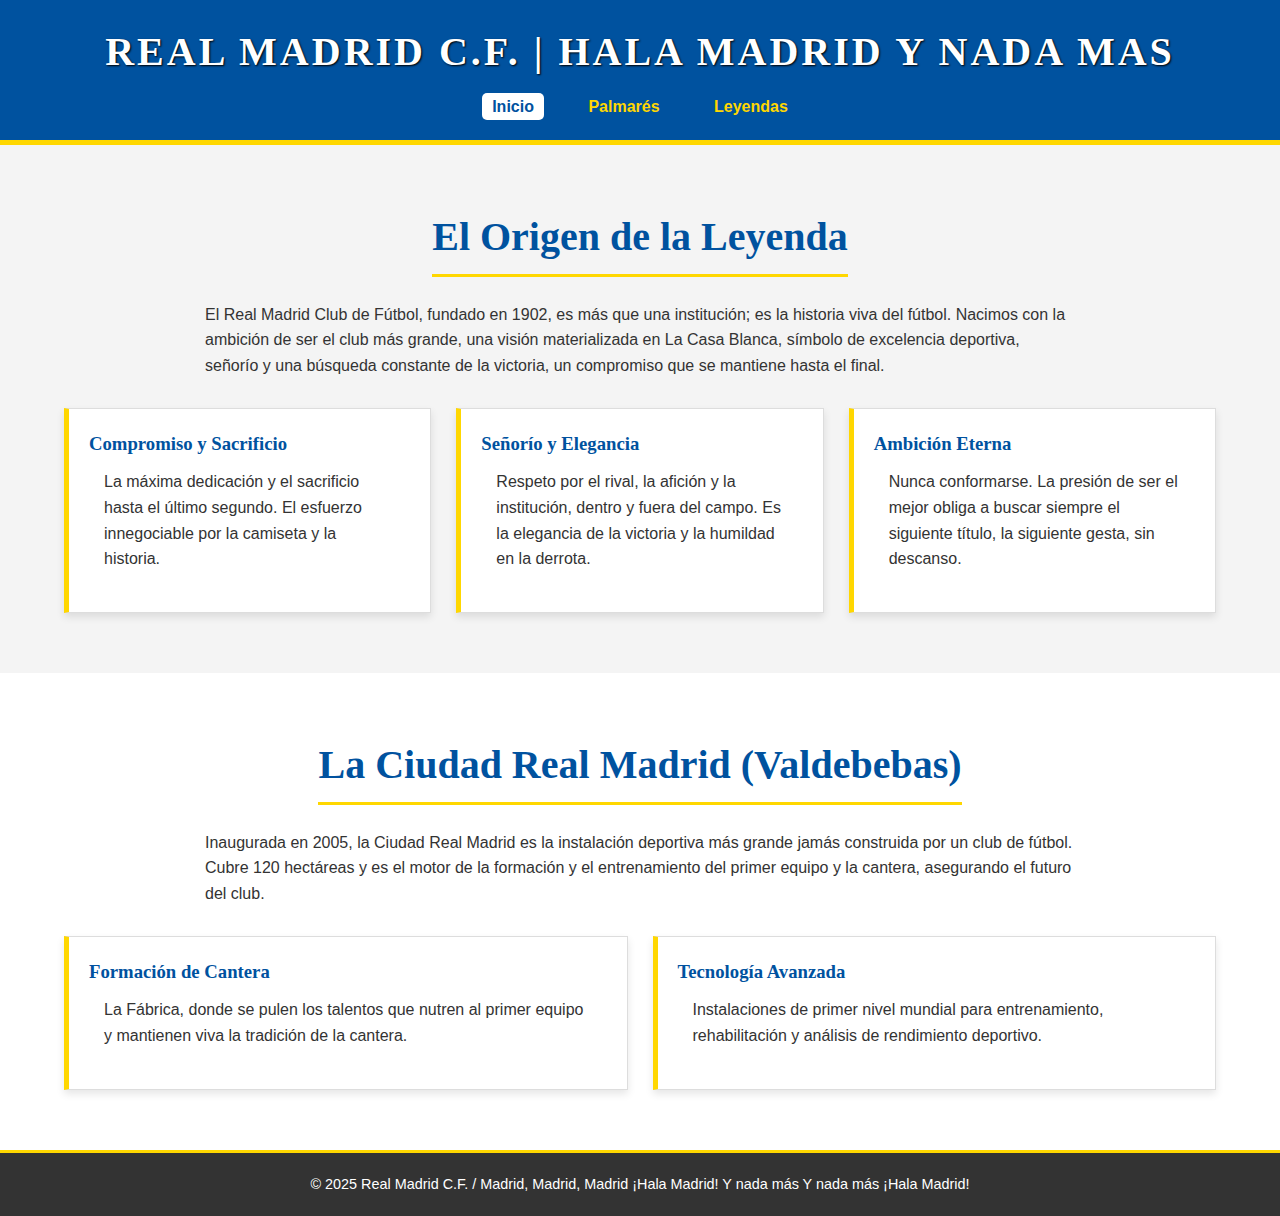
<file: index.html>
<!DOCTYPE html>
<html lang="es">
<head>
    <meta charset="UTF-8">
    <meta name="viewport" content="width=device-width, initial-scale=1.0">
    <title>Historia Blanca | Real Madrid C.F.</title>
    <link rel="icon" href="data:image/svg+xml,<svg xmlns=%22http://www.w3.org/2000/svg%22 viewBox=%220 0 100 100%22><text y=%22.9em%22 font-size=%2290%22>👑</text></svg>">
    <link rel="stylesheet" href="estilos.css"> </head>
<body>

    <header class="header">
        <div class="contenedor">
            <h1>REAL MADRID C.F. | HALA MADRID Y NADA MAS </h1>
            <nav class="nav">
                <a href="index.html" class="activo">Inicio</a>
                <a href="palmares.html">Palmarés</a>
                <a href="jugadores.html">Leyendas</a>
            </nav>
        </div>
    </header>

    <main>
        <section id="mision" class="seccion">
            <div class="contenedor">
                <h2>El Origen de la Leyenda</h2>
                <p>
                    El Real Madrid Club de Fútbol, fundado en 1902, es más que una institución; es la historia viva del fútbol. 
                    Nacimos con la ambición de ser el club más grande, una visión materializada en La Casa Blanca, 
                    símbolo de excelencia deportiva, señorío y una búsqueda constante de la victoria, un compromiso que se mantiene hasta el final.
                </p>
                
                <div class="grid-elementos">
                    <div class="tarjeta">
                        <h3>Compromiso y Sacrificio</h3>
                        <p>La máxima dedicación y el sacrificio hasta el último segundo. El esfuerzo innegociable por la camiseta y la historia.</p>
                    </div>
                    <div class="tarjeta">
                        <h3>Señorío y Elegancia</h3>
                        <p>Respeto por el rival, la afición y la institución, dentro y fuera del campo. Es la elegancia de la victoria y la humildad en la derrota.</p>
                    </div>
                    <div class="tarjeta">
                        <h3>Ambición Eterna</h3>
                        <p>Nunca conformarse. La presión de ser el mejor obliga a buscar siempre el siguiente título, la siguiente gesta, sin descanso.</p>
                    </div>
                </div>
            </div>
        </section>

        <section id="valdebebas" class="seccion">
            <div class="contenedor">
                <h2>La Ciudad Real Madrid (Valdebebas)</h2>
                <p>
                    Inaugurada en 2005, la Ciudad Real Madrid es la instalación deportiva más grande jamás construida por un club de fútbol. 
                    Cubre 120 hectáreas y es el motor de la formación y el entrenamiento del primer equipo y la cantera, asegurando el futuro del club.
                </p>
                <div class="grid-elementos">
                    <div class="tarjeta">
                        <h3>Formación de Cantera</h3>
                        <p>La Fábrica, donde se pulen los talentos que nutren al primer equipo y mantienen viva la tradición de la cantera.</p>
                    </div>
                    <div class="tarjeta">
                        <h3>Tecnología Avanzada</h3>
                        <p>Instalaciones de primer nivel mundial para entrenamiento, rehabilitación y análisis de rendimiento deportivo.</p>
                    </div>
                </div>
            </div>
        </section>
    </main>

    <footer class="footer">
        <div class="contenedor">
            <p>© 2025 Real Madrid C.F. / Madrid, Madrid, Madrid ¡Hala Madrid! Y nada más Y nada más ¡Hala Madrid!</p>
        </div>
    </footer>
</body>
</html>
</file>
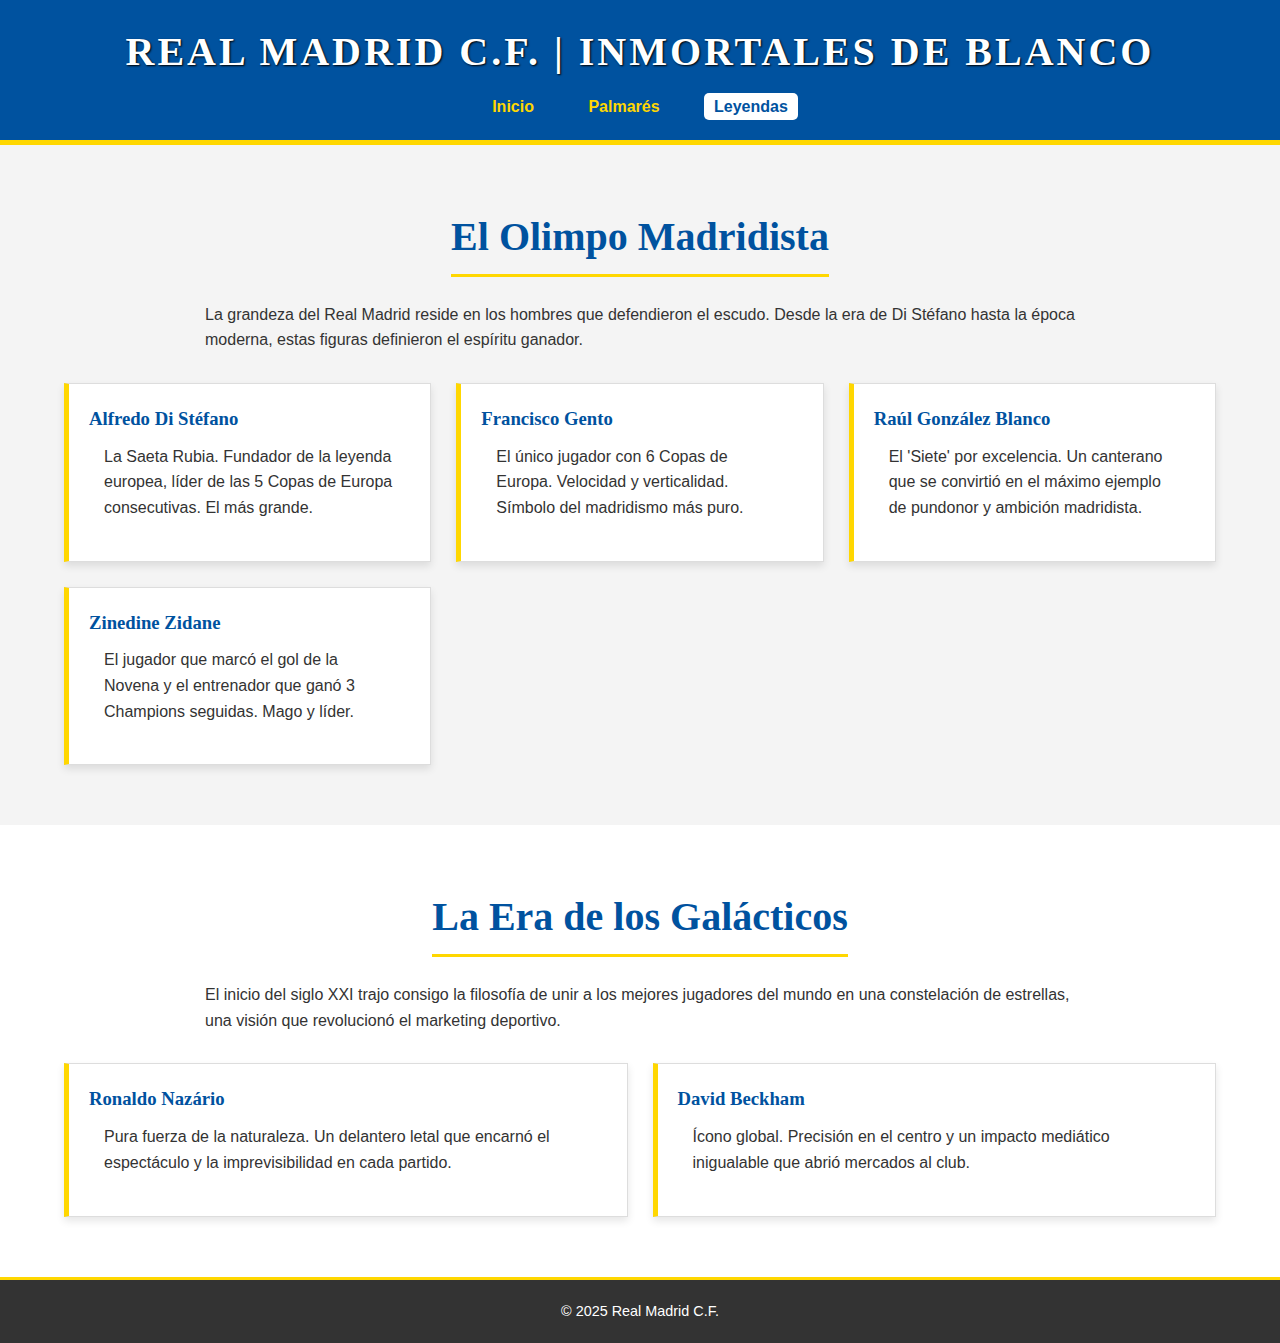
<file: jugadores.html>
<!DOCTYPE html>
<html lang="es">
<head>
    <meta charset="UTF-8">
    <meta name="viewport" content="width=device-width, initial=1.0">
    <title>Leyendas Históricas | Real Madrid C.F.</title>
    <link rel="icon" href="data:image/svg+xml,<svg xmlns=%22http://www.w3.org/2000/svg%22 viewBox=%220 0 100 100%22><text y=%22.9em%22 font-size=%2290%22>👑</text></svg>">
    <link rel="stylesheet" href="estilos.css">
</head>
<body>

    <header class="header">
        <div class="contenedor">
            <h1>REAL MADRID C.F. | INMORTALES DE BLANCO</h1>
            <nav class="nav">
                <a href="index.html">Inicio</a>
                <a href="palmares.html">Palmarés</a>
                <a href="jugadores.html" class="activo">Leyendas</a>
            </nav>
        </div>
    </header>

    <main>
        <section id="leyendas" class="seccion">
            <div class="contenedor">
                <h2>El Olimpo Madridista</h2>
                <p>
                    La grandeza del Real Madrid reside en los hombres que defendieron el escudo. 
                    Desde la era de Di Stéfano hasta la época moderna, estas figuras definieron el espíritu ganador.
                </p>
                
                <div class="grid-elementos">
                    <div class="tarjeta">
                        <h3>Alfredo Di Stéfano</h3>
                        <p>La Saeta Rubia. Fundador de la leyenda europea, líder de las 5 Copas de Europa consecutivas. El más grande.</p>
                    </div>
                    <div class="tarjeta">
                        <h3>Francisco Gento</h3>
                        <p>El único jugador con 6 Copas de Europa. Velocidad y verticalidad. Símbolo del madridismo más puro.</p>
                    </div>
                    <div class="tarjeta">
                        <h3>Raúl González Blanco</h3>
                        <p>El 'Siete' por excelencia. Un canterano que se convirtió en el máximo ejemplo de pundonor y ambición madridista.</p>
                    </div>
                    <div class="tarjeta">
                        <h3>Zinedine Zidane</h3>
                        <p>El jugador que marcó el gol de la Novena y el entrenador que ganó 3 Champions seguidas. Mago y líder.</p>
                    </div>
                </div>
            </div>
        </section>

        <section id="galacticos" class="seccion">
            <div class="contenedor">
                <h2>La Era de los Galácticos</h2>
                <p>
                    El inicio del siglo XXI trajo consigo la filosofía de unir a los mejores jugadores del mundo en una constelación de estrellas, una visión que revolucionó el marketing deportivo.
                </p>
                <div class="grid-elementos">
                    <div class="tarjeta">
                        <h3>Ronaldo Nazário</h3>
                        <p>Pura fuerza de la naturaleza. Un delantero letal que encarnó el espectáculo y la imprevisibilidad en cada partido.</p>
                    </div>
                    <div class="tarjeta">
                        <h3>David Beckham</h3>
                        <p>Ícono global. Precisión en el centro y un impacto mediático inigualable que abrió mercados al club.</p>
                    </div>
                </div>
            </div>
        </section>
    </main>

    <footer class="footer">
        <div class="contenedor">
            <p>© 2025 Real Madrid C.F. </p>
        </div>
    </footer>
</body>
</html>
</file>
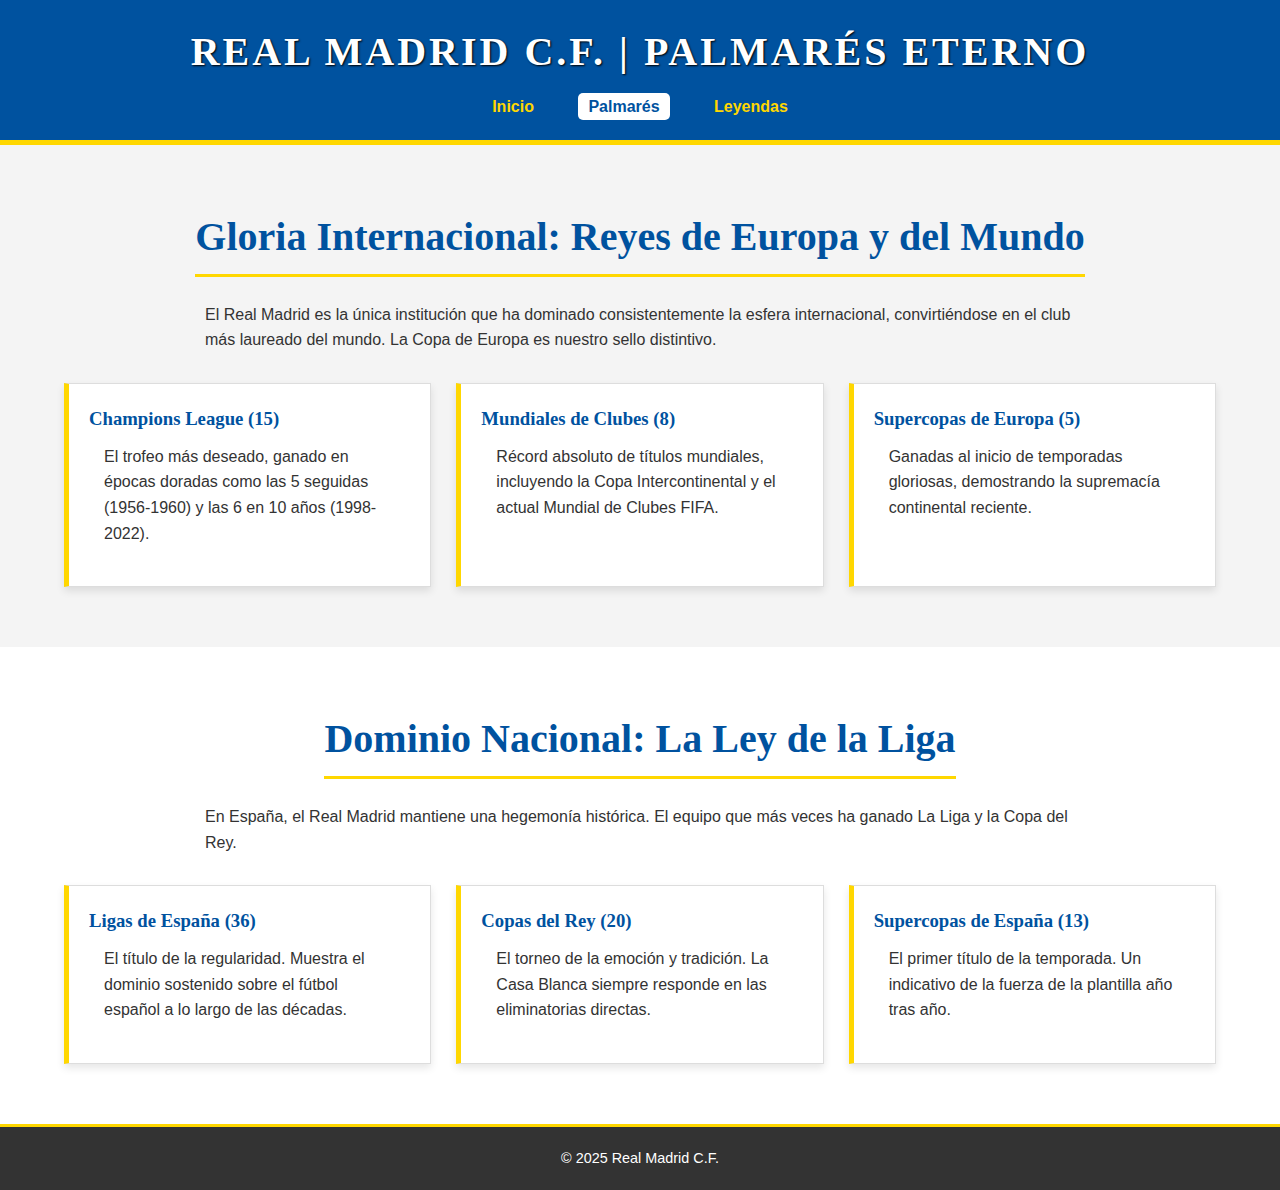
<file: palmares.html>
<!DOCTYPE html>
<html lang="es">
<head>
    <meta charset="UTF-8">
    <meta name="viewport" content="width=device-width, initial=1.0">
    <title>Palmarés Histórico | Real Madrid C.F.</title>
    <link rel="icon" href="data:image/svg+xml,<svg xmlns=%22http://www.w3.org/2000/svg%22 viewBox=%220 0 100 100%22><text y=%22.9em%22 font-size=%2290%22>👑</text></svg>">
    <link rel="stylesheet" href="estilos.css">
</head>
<body>

    <header class="header">
        <div class="contenedor">
            <h1>REAL MADRID C.F. | PALMARÉS ETERNO</h1>
            <nav class="nav">
                <a href="index.html">Inicio</a>
                <a href="palmares.html" class="activo">Palmarés</a>
                <a href="jugadores.html">Leyendas</a>
            </nav>
        </div>
    </header>

    <main>
        <section id="internacionales" class="seccion">
            <div class="contenedor">
                <h2>Gloria Internacional: Reyes de Europa y del Mundo</h2>
                <p>
                    El Real Madrid es la única institución que ha dominado consistentemente la esfera internacional, 
                    convirtiéndose en el club más laureado del mundo. La Copa de Europa es nuestro sello distintivo.
                </p>
                
                <div class="grid-elementos">
                    <div class="tarjeta">
                        <h3>Champions League (15) </h3>
                        <p>El trofeo más deseado, ganado en épocas doradas como las 5 seguidas (1956-1960) y las 6 en 10 años (1998-2022).</p>
                    </div>
                    <div class="tarjeta">
                        <h3>Mundiales de Clubes (8) </h3>
                        <p>Récord absoluto de títulos mundiales, incluyendo la Copa Intercontinental y el actual Mundial de Clubes FIFA.</p>
                    </div>
                    <div class="tarjeta">
                        <h3>Supercopas de Europa (5) </h3>
                        <p>Ganadas al inicio de temporadas gloriosas, demostrando la supremacía continental reciente.</p>
                    </div>
                </div>
            </div>
        </section>

        <section id="nacionales" class="seccion">
            <div class="contenedor">
                <h2>Dominio Nacional: La Ley de la Liga</h2>
                <p>
                    En España, el Real Madrid mantiene una hegemonía histórica. El equipo que más veces ha ganado La Liga y la Copa del Rey.
                </p>
                <div class="grid-elementos">
                    <div class="tarjeta">
                        <h3>Ligas de España (36) </h3>
                        <p>El título de la regularidad. Muestra el dominio sostenido sobre el fútbol español a lo largo de las décadas.</p>
                    </div>
                    <div class="tarjeta">
                        <h3>Copas del Rey (20) </h3>
                        <p>El torneo de la emoción y tradición. La Casa Blanca siempre responde en las eliminatorias directas.</p>
                    </div>
                    <div class="tarjeta">
                        <h3>Supercopas de España (13)</h3>
                        <p>El primer título de la temporada. Un indicativo de la fuerza de la plantilla año tras año.</p>
                    </div>
                </div>
            </div>
        </section>
    </main>

    <footer class="footer">
        <div class="contenedor">
            <p>© 2025 Real Madrid C.F.</p>
        </div>
    </footer>
</body>
</html>
</file>
<file: estilos.css>
:root {
    --blanco: #FFFFFF;
    --negro: #000000;
    --dorado: #FFD700;
    --gris-oscuro: #333333;
    --azul-marino: #00529F;
    --fuente-principal: 'Arial', sans-serif;
    --fuente-titulos: 'Georgia', serif;
}

* {
    margin: 0;
    padding: 0;
    box-sizing: border-box;
}

body {
    font-family: var(--fuente-principal);
    line-height: 1.6;
    background-color: var(--blanco);
    color: var(--gris-oscuro);
    min-height: 100vh; 
    display: flex;
    flex-direction: column; 
}

.contenedor {
    width: 90%;
    max-width: 1200px;
    margin: 0 auto;
}


.header {
    background-color: var(--azul-marino);
    color: var(--blanco);
    padding: 20px 0;
    border-bottom: 5px solid var(--dorado);
    position: sticky;
    top: 0;
    z-index: 1000;
}

.header h1 {
    font-family: var(--fuente-titulos);
    font-size: 2.5em;
    text-align: center;
    letter-spacing: 3px;
    text-shadow: 1px 1px 2px var(--negro);
    margin-bottom: 10px;
}

.nav {
    text-align: center;
}

.nav a {
    color: var(--dorado);
    text-decoration: none;
    font-weight: bold;
    margin: 0 15px;
    padding: 5px 10px;
    transition: background-color 0.3s, color 0.3s;
    border-radius: 5px;
}

.nav a:hover, .nav a.activo {
    background-color: var(--blanco);
    color: var(--azul-marino);
}


main {
    flex: 1; 
}

.seccion {
    padding: 60px 0;
    text-align: center;
}

.seccion:nth-child(odd) {
    background-color: #f4f4f4;
}

.seccion h2 {
    font-family: var(--fuente-titulos);
    font-size: 2.5em;
    margin-bottom: 25px;
    color: var(--azul-marino);
    border-bottom: 3px solid var(--dorado);
    display: inline-block;
    padding-bottom: 5px;
}

.seccion p {
    margin-bottom: 20px;
    max-width: 900px;
    margin-left: auto;
    margin-right: auto;
    text-align: left;
    padding: 0 15px;
}


.grid-elementos {
    display: grid;
    grid-template-columns: repeat(auto-fit, minmax(300px, 1fr));
    gap: 25px;
    margin-top: 30px;
}

.tarjeta {
    background-color: var(--blanco);
    border: 1px solid #ddd;
    padding: 20px;
    box-shadow: 0 4px 8px rgba(0,0,0,0.1);
    transition: transform 0.3s, box-shadow 0.3s;
    text-align: left;
    border-left: 5px solid var(--dorado);
}

.tarjeta:hover {
    transform: translateY(-5px);
    box-shadow: 0 8px 16px rgba(0,0,0,0.2);
}

.tarjeta h3 {
    color: var(--azul-marino);
    margin-bottom: 10px;
    font-family: var(--fuente-titulos);
}

.tarjeta strong {
    color: var(--dorado);
}


.footer {
    background-color: var(--gris-oscuro);
    color: var(--blanco);
    padding: 20px 0;
    text-align: center;
    font-size: 0.9em;
    border-top: 3px solid var(--dorado);
    margin-top: auto; 
}

.footer a {
    color: var(--dorado);
    text-decoration: none;
}

.footer a:hover {
    text-decoration: underline;
}
</file>
